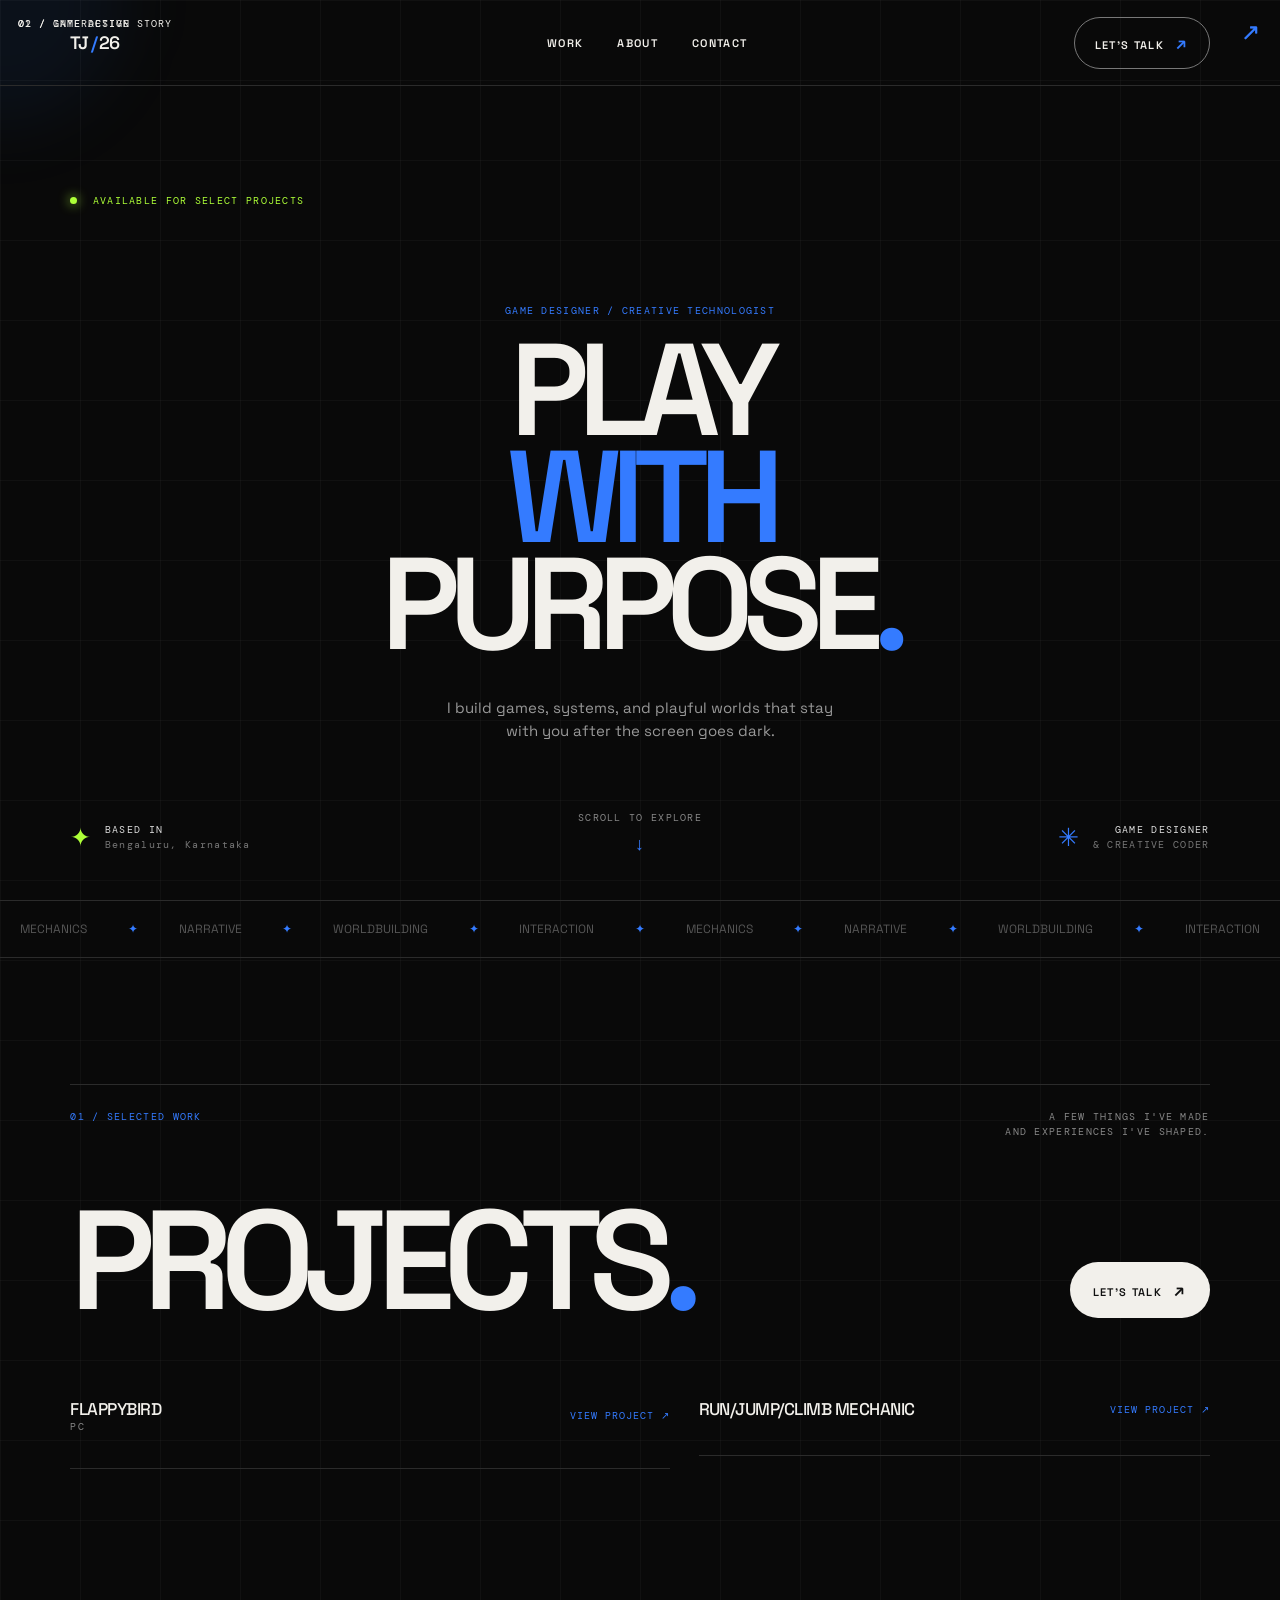
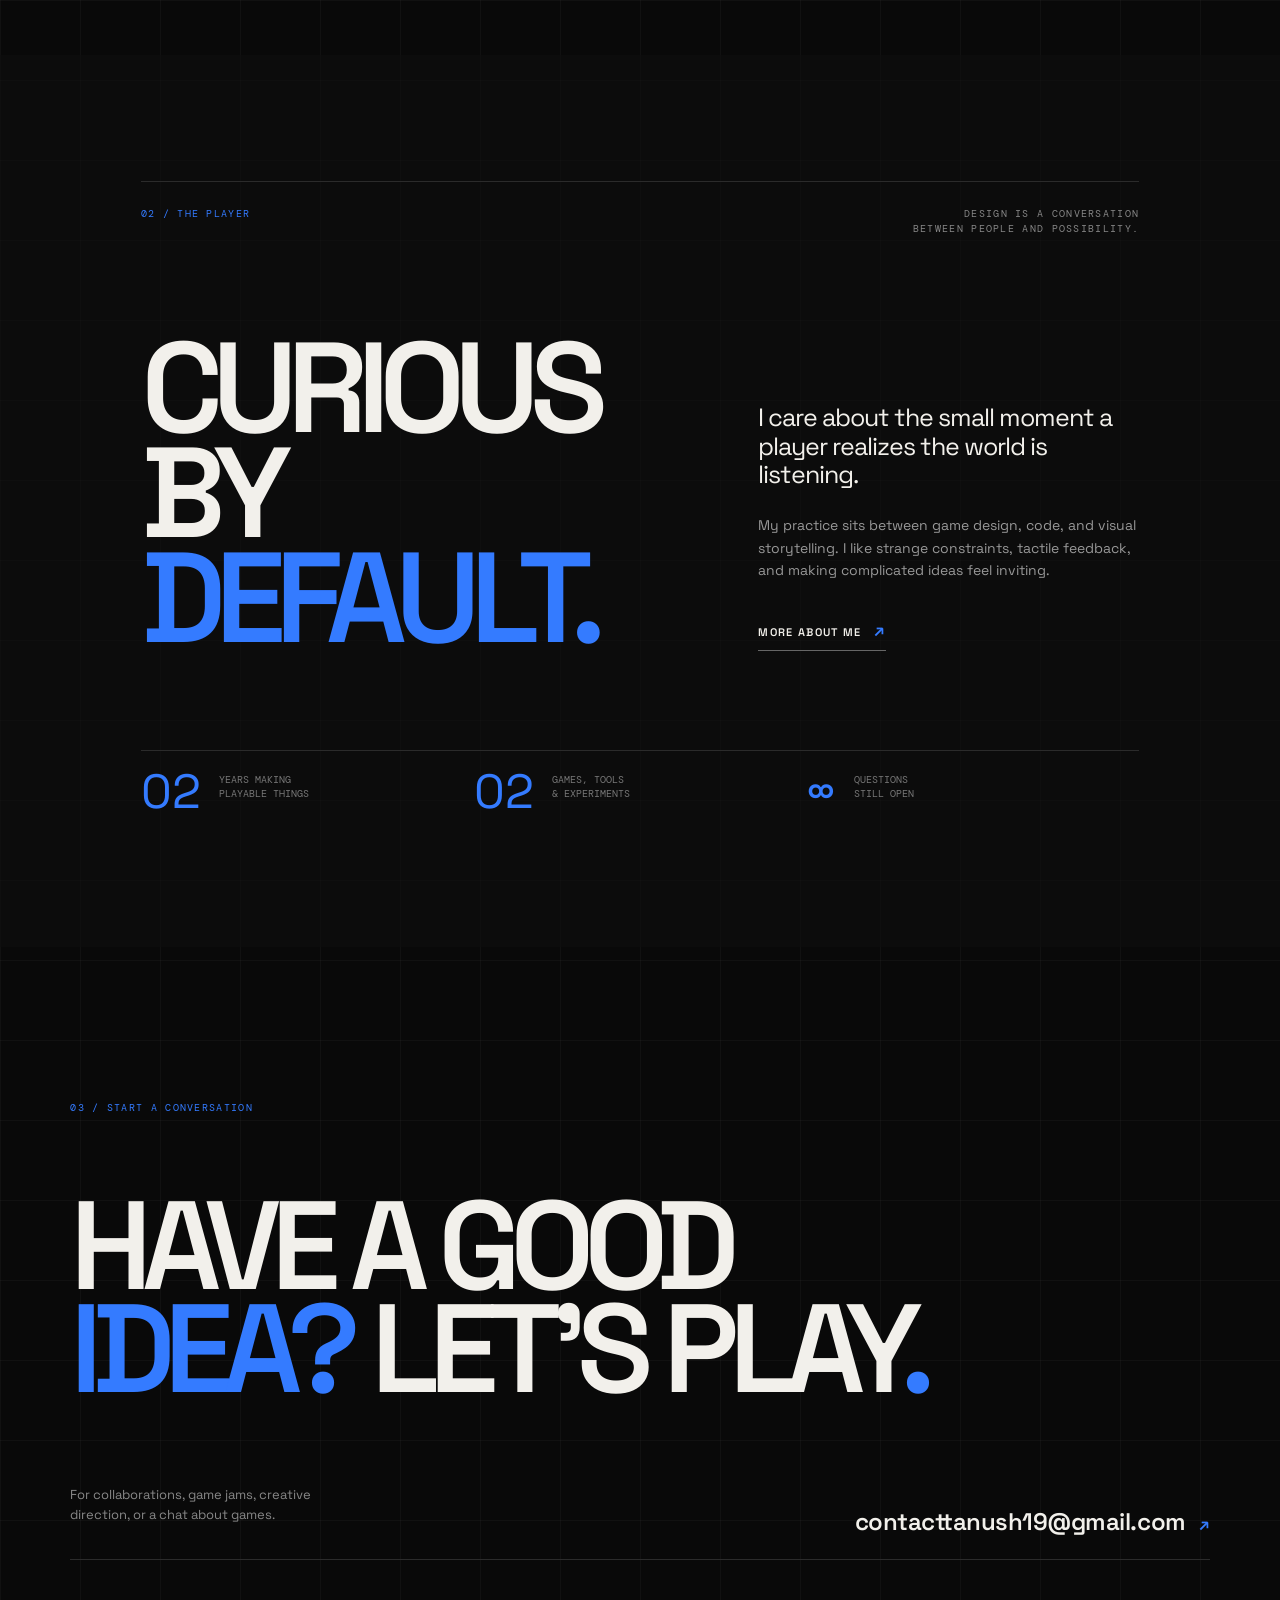
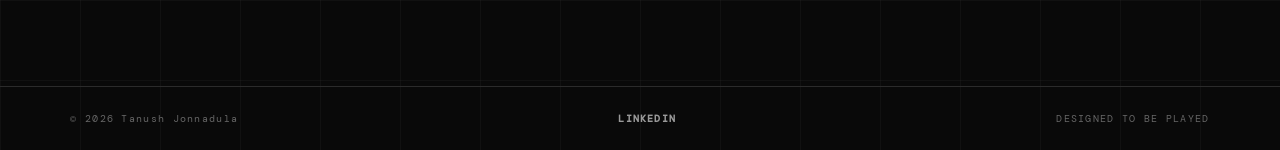
<file: index.html>
<!doctype html>
<html lang="en">
  <head>
    <meta charset="UTF-8" />
    <meta name="viewport" content="width=device-width, initial-scale=1.0" />
    <meta name="theme-color" content="#0a0a0a" />
    <meta
      name="description"
      content="Tanush Jonnadula is a game designer and creative technologist building playful worlds, systems, and stories."
    />
    <title>Tanush Jonnadula — Game Designer</title>
    <link rel="preconnect" href="https://fonts.googleapis.com" />
    <link rel="preconnect" href="https://fonts.gstatic.com" crossorigin />
    <link
      href="https://fonts.googleapis.com/css2?family=DM+Mono:wght@400;500&family=Space+Grotesk:wght@400;500;600;700&display=swap"
      rel="stylesheet"
    />
    <link rel="stylesheet" href="styles.css" />
  </head>
  <body>
    <div class="cursor-glow" aria-hidden="true"></div>
    <header class="site-header">
      <a class="wordmark" href="#top" aria-label="Back to top">TJ<span>/</span>26</a>
      <nav class="main-nav" aria-label="Main navigation">
        <a href="#work">WORK</a>
        <a href="#about">ABOUT</a>
        <a href="#contact">CONTACT</a>
      </nav>
      <a class="header-cta" href="mailto:contacttanush19@gmail.com">LET'S TALK <span>↗</span></a>
    </header>

    <main id="top">
      <section class="hero section-shell">
        <div class="hero-kicker"><span class="status-dot"></span> AVAILABLE FOR SELECT PROJECTS</div>
        <div class="hero-copy">
          <p class="eyebrow">GAME DESIGNER / CREATIVE TECHNOLOGIST</p>
          <h1>PLAY<br /><em>WITH</em><br />PURPOSE<span class="blue-dot">.</span></h1>
          <p class="hero-intro">
            I build games, systems, and playful worlds that stay with you after the screen goes dark.
          </p>
        </div>
        <div class="hero-footer">
          <div class="location"><span class="pin">✦</span><span>BASED IN<br /><strong>Bengaluru, Karnataka</strong></span></div>
          <div class="scroll-prompt">SCROLL TO EXPLORE <span class="arrow">↓</span></div>
          <div class="discipline"><span class="badge">✳</span><span>GAME DESIGNER<br /><strong>& CREATIVE CODER</strong></span></div>
        </div>
      </section>

      <section class="marquee" aria-label="Specialties">
        <div class="marquee-track">
          <span>MECHANICS</span><b>✦</b><span>NARRATIVE</span><b>✦</b><span>WORLDBUILDING</span><b>✦</b><span>INTERACTION</span><b>✦</b>
          <span>MECHANICS</span><b>✦</b><span>NARRATIVE</span><b>✦</b><span>WORLDBUILDING</span><b>✦</b><span>INTERACTION</span>
        </div>
      </section>

      <section class="work section-shell" id="work">
        <div class="section-topline">
          <p class="section-index">01 / SELECTED WORK</p>
          <p class="section-note">A FEW THINGS I'VE MADE<br />AND EXPERIENCES I'VE SHAPED.</p>
        </div>
        <div class="work-heading">
          <h2>PROJECTS<span class="blue-dot">.</span></h2>
          <a class="pill-link" href="#contact">LET'S TALK <span>↗</span></a>
        </div>
        <div class="project-grid">
          <a class="project-card project-card-large" href="flappybird.html">
            <div class=""><span class="project-tag">01 / GAME DESIGN</span><span class="project-arrow">↗</span></div>
            <div class="project-meta"><div><h3>FLAPPYBIRD</h3><p>PC</p></div><span class="project-view">VIEW PROJECT ↗</span></div>
          </a>
          <a class="project-card" href="Climb Mechanic.html">
            <div class=""><span class="project-tag">02 / INTERACTIVE STORY</span><span class="project-arrow">↗</span></div>
            <div class="project-meta"><div><h3>RUN/JUMP/CLIMB MECHANIC</h3><p></p></div><span class="project-view">VIEW PROJECT ↗</span></div>
          </a>
        </div>
      </section>

      <section class="about section-shell" id="about">
        <div class="section-topline"><p class="section-index">02 / THE PLAYER</p><p class="section-note">DESIGN IS A CONVERSATION<br />BETWEEN PEOPLE AND POSSIBILITY.</p></div>
        <div class="about-layout">
          <h2>CURIOUS<br />BY <em>DEFAULT.</em></h2>
          <div class="about-copy">
            <p class="large-copy">I care about the small moment a player realizes the world is listening.</p>
            <p>My practice sits between game design, code, and visual storytelling. I like strange constraints, tactile feedback, and making complicated ideas feel inviting.</p>
            <a class="text-link" href="https://www.linkedin.com/in/tanush-j-b6046030b/?isSelfProfile=trueff">MORE ABOUT ME <span>↗</span></a>
          </div>
        </div>
        <div class="stats">
          <div><strong>02</strong><span>YEARS MAKING<br />PLAYABLE THINGS</span></div>
          <div><strong>02</strong><span>GAMES, TOOLS<br />& EXPERIMENTS</span></div>
          <div><strong>∞</strong><span>QUESTIONS<br />STILL OPEN</span></div>
        </div>
      </section>

      <section class="contact section-shell" id="contact">
        <p class="section-index">03 / START A CONVERSATION</p>
        <h2>HAVE A GOOD<br /><em>IDEA?</em> LET'S PLAY<span class="blue-dot">.</span></h2>
        <div class="contact-bottom">
          <p>For collaborations, game jams, creative direction, or a chat about games.</p>
          <a class="contact-email" href="mailto:contacttanush19@gmail.com.games">contacttanush19@gmail.com <span>↗</span></a>
        </div>
      </section>
    </main>

    <footer class="site-footer">
      <span>© 2026 Tanush Jonnadula</span>
      <div><a href="https://www.linkedin.com/in/tanush-j-b6046030b/?isSelfProfile=trueff" target="_blank" rel="noreferrer">LINKEDIN</a></div>
      <span>DESIGNED TO BE PLAYED</span>
    </footer>
    <script src="script.js"></script>
  </body>
</html>
</file>
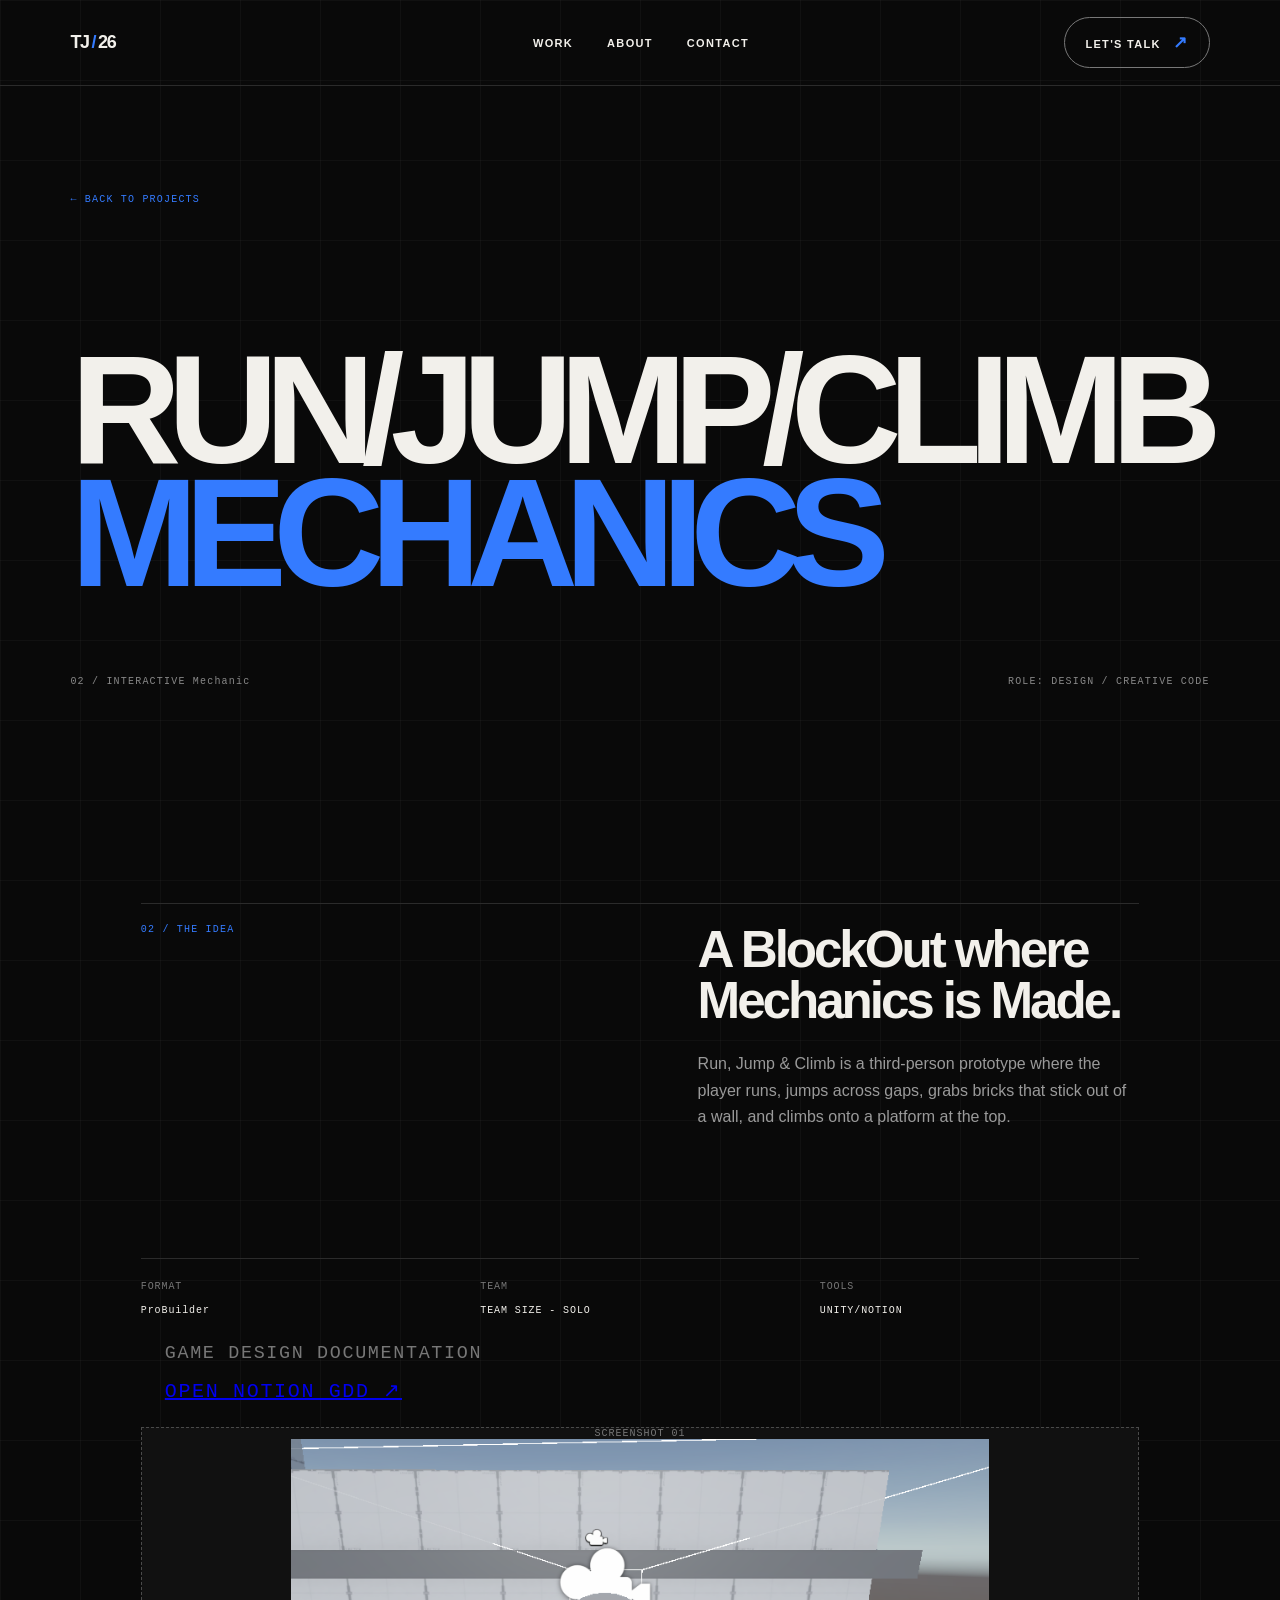
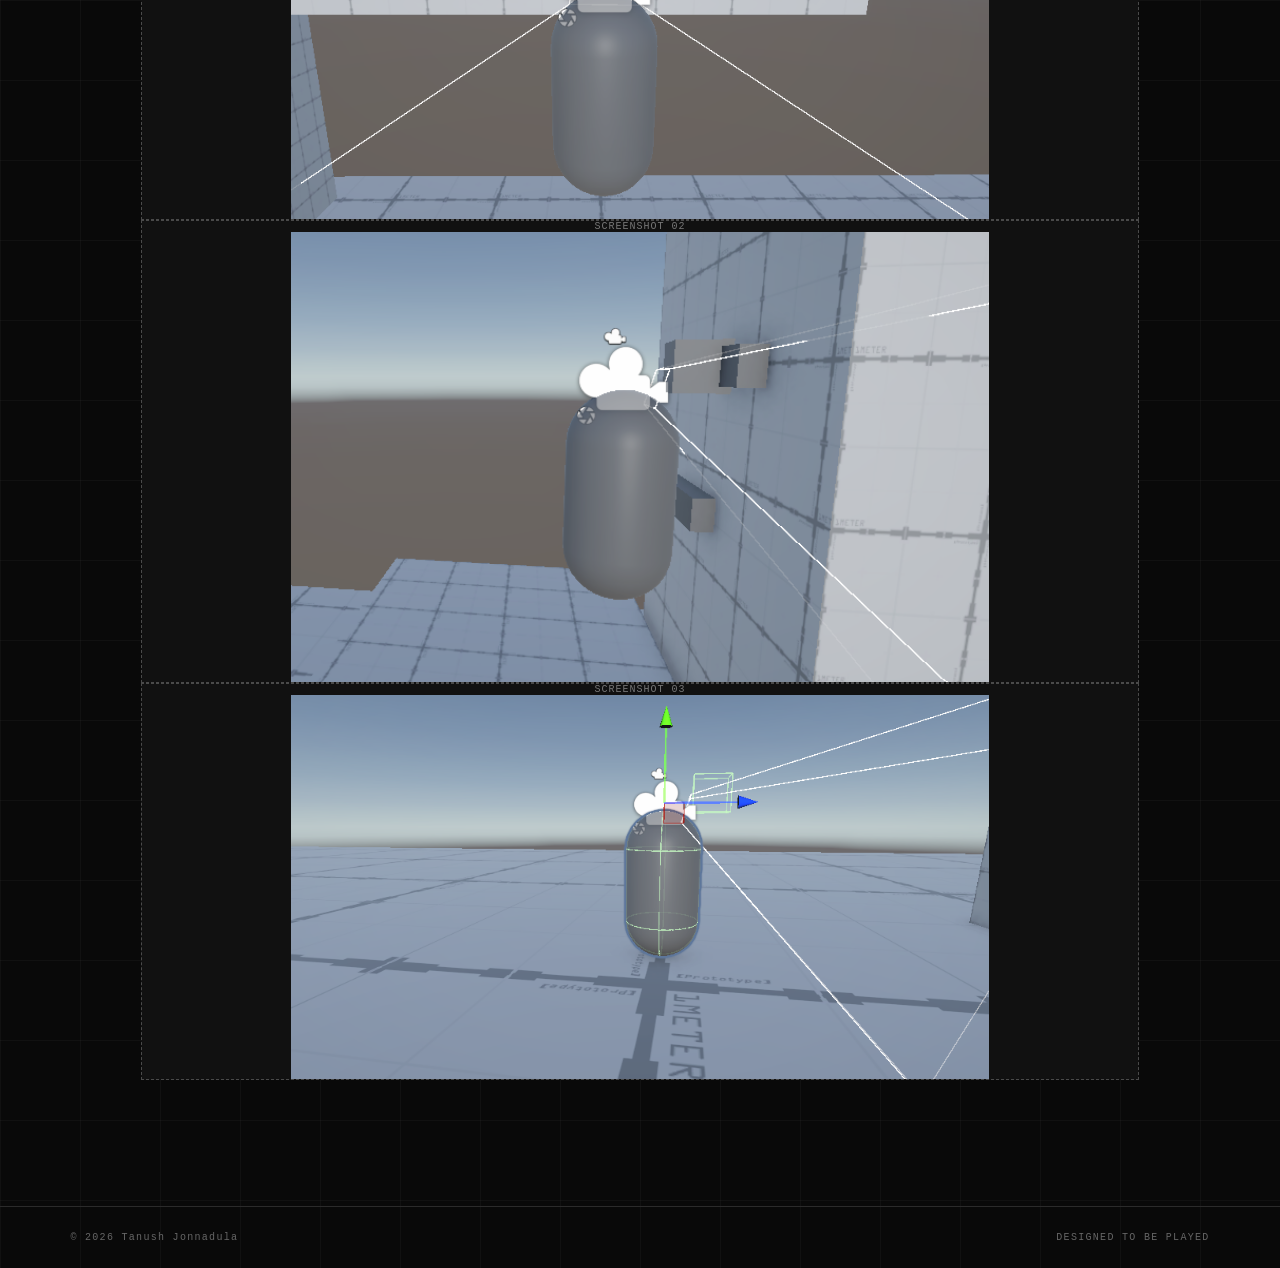
<file: Climb Mechanic.html>
<!doctype html>
<html lang="en">
  <head>
    <meta charset="UTF-8" />
    <meta name="viewport" content="width=device-width, initial-scale=1.0" />
    <title>Run/Jump/Climb Mechanic</title>
    <link rel="stylesheet" href="styles.css" />
    <link rel="stylesheet" href="project-pages.css" />
  </head>
  <body class="project-page">
    <header class="site-header">
      <a class="wordmark" href="index.html">TJ<span>/</span>26</a>
      <nav class="main-nav" aria-label="Main navigation"><a href="index.html#work">WORK</a><a href="index.html#about">ABOUT</a><a href="index.html#contact">CONTACT</a></nav>
      <a class="header-cta" href="mailto:contcttanush19@gmail.com">LET'S TALK <span>↗</span></a>
    </header>
    <main>
      <section class="project-hero">
        <a class="back-link" href="index.html#work">← BACK TO PROJECTS</a>
        <h1>RUN/JUMP/CLIMB<br /><em>MECHANICS</em></h1>
        <div class="project-hero-meta"><span>02 / INTERACTIVE Mechanic</span><span>ROLE: DESIGN / CREATIVE CODE</span></div>
      </section>
      <section class="project-content">
        <div class="project-intro"><span class="project-index">02 / THE IDEA</span><div class="project-description"><h2>A BlockOut where Mechanics is Made.</h2><p> Run, Jump & Climb is a third-person prototype where the player runs, jumps across gaps, grabs bricks that stick out of a wall, and climbs onto a platform at the top.</p><p> </p></div></div>
        <div class="project-details"><div class="project-detail">FORMAT<strong>ProBuilder</strong></div><div class="project-detail">TEAM<strong>TEAM SIZE - SOLO</strong></div><div class="project-detail">TOOLS<strong>UNITY/NOTION</strong></div></div>
        
        <!-- Made GDD and Notion link slightly bigger -->
        <div class="project-detail gdd-highlight" style="font-size: 1.15rem; padding: 1.2rem 1.5rem;">
          GAME DESIGN DOCUMENTATION
          <strong style="font-size: 1.25rem;">
            <a href="https://app.notion.com/p/FlappyBird-Design-Docs-3f7257506c2080a8b029d04822fb5b59?source=copy_link" target="_blank" rel="noopener noreferrer">OPEN NOTION GDD ↗</a>
          </strong>
        </div>

        <!-- Made screenshots smaller -->
        <div class="gallery-slot">SCREENSHOT 01<br><img src="photos/mech1 (1).png" style="max-width: 70%; height: auto;" /></div>
        <div class="gallery-slot">SCREENSHOT 02<br><img src="photos/mech1 (2).png" style="max-width: 70%; height: auto;" /></div>
        <div class="gallery-slot">SCREENSHOT 03<br><img src="photos/mech1 (3).png" style="max-width: 70%; height: auto;" /></div>
      </section>
    </main>
    <footer class="site-footer"><span>© 2026 Tanush Jonnadula</span><span>DESIGNED TO BE PLAYED</span></footer>
  </body>
</html>
</file>
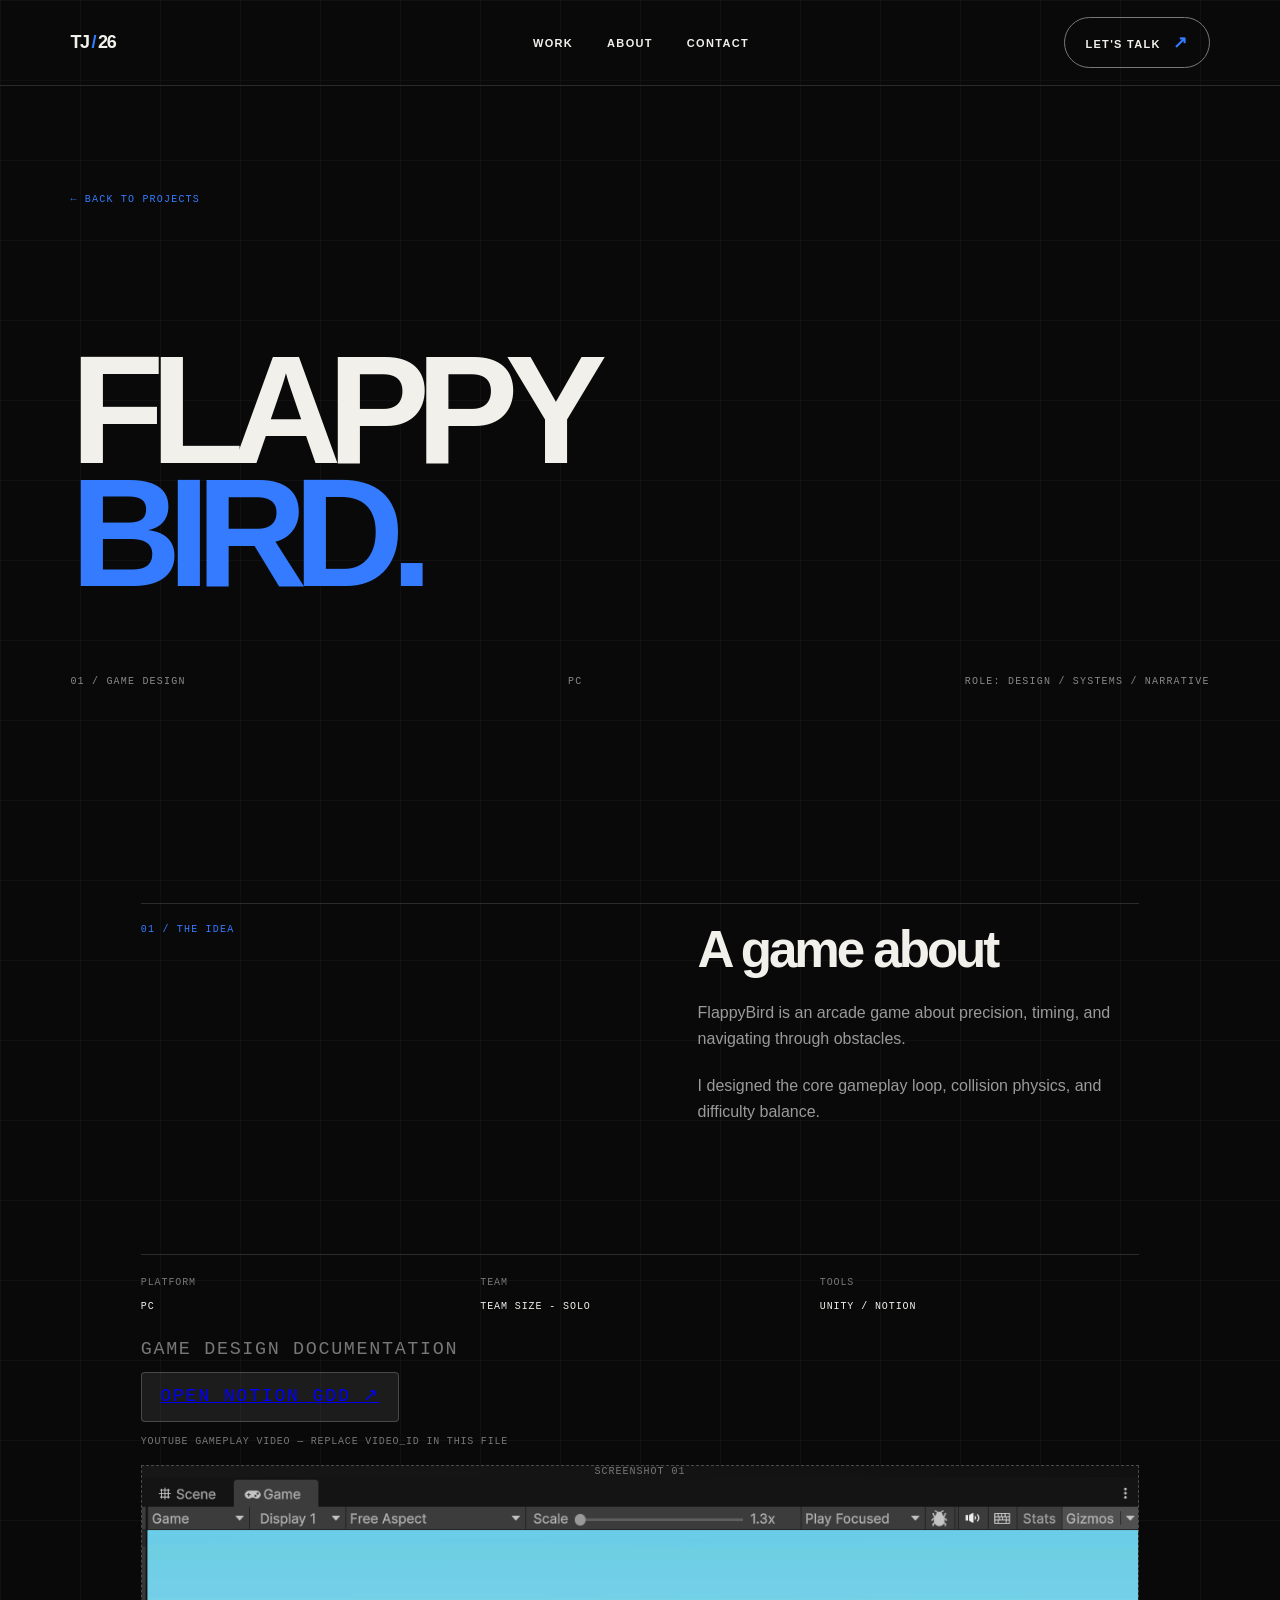
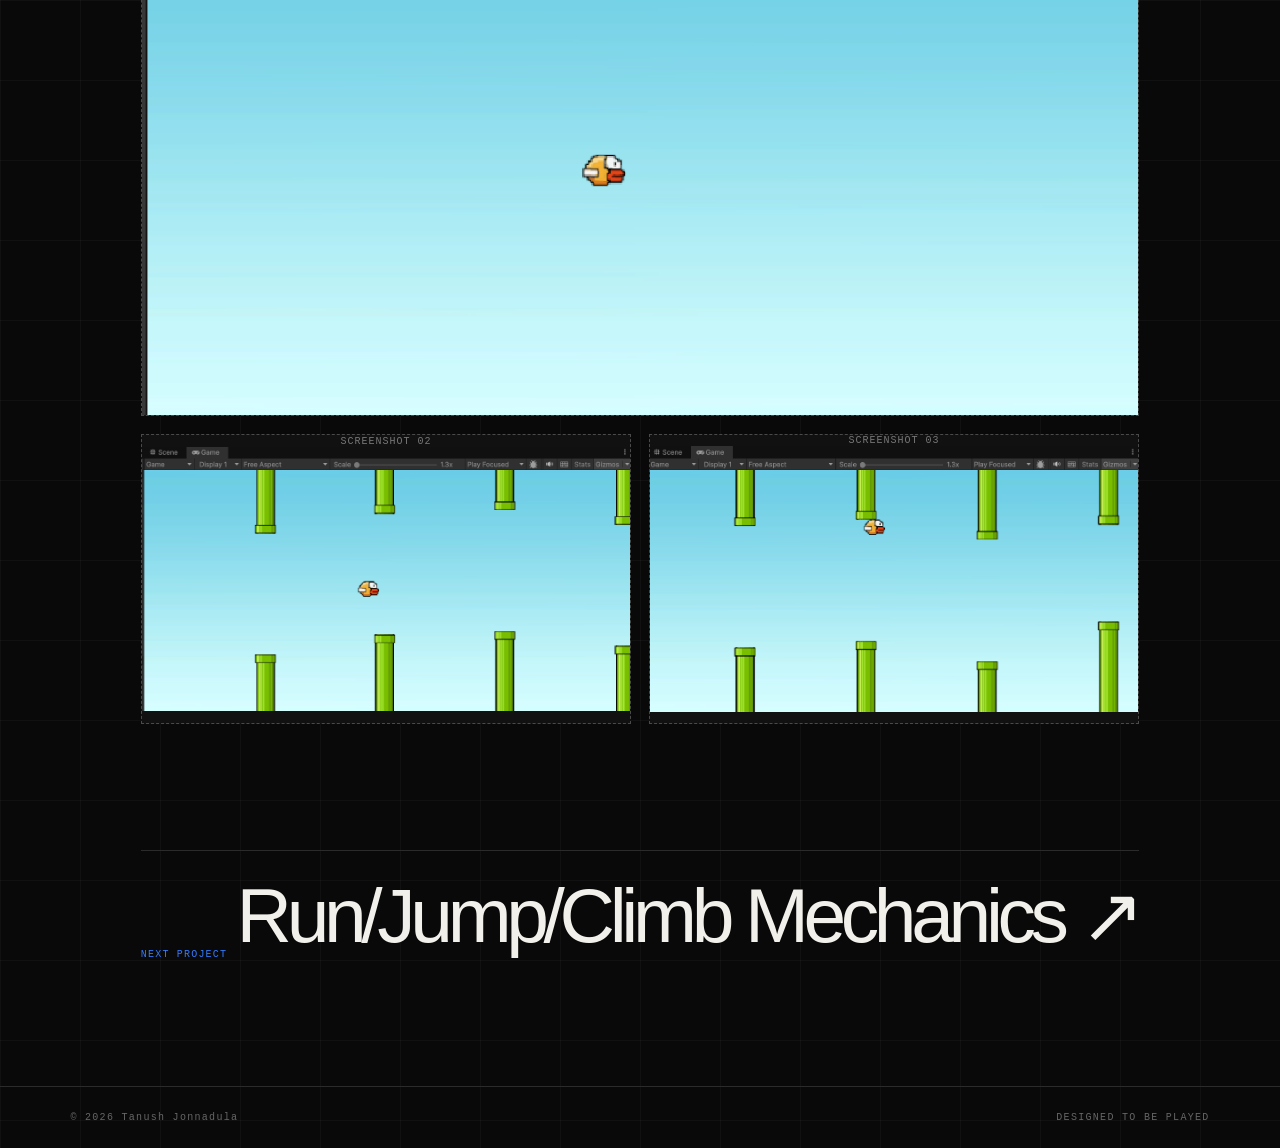
<file: flappybird.html>
<!doctype html>
<html lang="en">
  <head>
    <meta charset="UTF-8" />
    <meta name="viewport" content="width=device-width, initial-scale=1.0" />
    <title>FlappyBird </title>
    <link rel="stylesheet" href="styles.css" />
    <link rel="stylesheet" href="project-pages.css" />
    <style>
      /* Custom style to make the Notion GDD link larger and more prominent */
      .project-detail.gdd-highlight {
        font-size: 1.15rem;
        grid-column: 1 / -1; /* Makes it span across the full width of the details grid */
      }
      .project-detail.gdd-highlight a {
        display: inline-block;
        padding: 0.5em 1em;
        background: rgba(255, 255, 255, 0.08);
        border: 1px solid rgba(255, 255, 255, 0.2);
        border-radius: 4px;
        transition: all 0.2s ease;
      }
      .project-detail.gdd-highlight a:hover {
        background: rgba(255, 255, 255, 0.15);
        border-color: rgba(255, 255, 255, 0.4);
      }
    </style>
  </head>
  <body class="project-page">
    <header class="site-header">
      <a class="wordmark" href="index.html">TJ<span>/</span>26</a>
      <nav class="main-nav" aria-label="Main navigation"><a href="index.html#work">WORK</a><a href="index.html#about">ABOUT</a><a href="index.html#contact">CONTACT</a></nav>
      <a class="header-cta" href="mailto:contacttanush19@gmail.com.games">LET'S TALK <span>↗</span></a>
    </header>
    <main>
      <section class="project-hero">
        <a class="back-link" href="index.html#work">← BACK TO PROJECTS</a>
        <h1>FLAPPY<br /><em>BIRD.</em></h1>
        <div class="project-hero-meta"><span>01 / GAME DESIGN</span><span>PC</span><span>ROLE: DESIGN / SYSTEMS / NARRATIVE</span></div>
      </section>
      <section class="project-content">
        <div class="project-intro"><span class="project-index">01 / THE IDEA</span><div class="project-description"><h2>A game about </h2><p><!-- Add your project description here. --> FlappyBird is an arcade game about precision, timing, and navigating through obstacles.</p><p><!-- Add your process, contribution, or design notes here. --> I designed the core gameplay loop, collision physics, and difficulty balance.</p></div></div>
        
        <div class="project-details">
          <div class="project-detail">PLATFORM<strong>PC</strong></div>
          <div class="project-detail">TEAM<strong>TEAM SIZE - SOLO</strong></div>
          <div class="project-detail">TOOLS<strong>UNITY / NOTION</strong></div>
          <div class="project-detail gdd-highlight">GAME DESIGN DOCUMENTATION<strong><a href="https://app.notion.com/p/FlappyBird-Design-Docs-3f7257506c2080a8b029d04822fb5b59?source=copy_link" target="_blank" rel="noopener noreferrer">OPEN NOTION GDD ↗</a></strong></div>
        </div>

        <p class="media-note">YOUTUBE GAMEPLAY VIDEO — REPLACE VIDEO_ID IN THIS FILE</p><div class="project-gallery">
          <div class="gallery-slot">SCREENSHOT 01<img src="photos/flappybird1.png" alt="flappybird gameplay screenshot" /></div>
          <div class="gallery-slot">SCREENSHOT 02<img src="photos/flappybird2.png" alt="flappybird gameplay screenshot" /><br /></div>
        <div class="gallery-slot">SCREENSHOT 03<img src="photos/flappybird3.png" alt="flappybird gameplay screenshot" /><br /></div></div></div>
        <div class="project-next"><span class="project-index">NEXT PROJECT</span><a href=" Climb Mechanic.html">Run/Jump/Climb Mechanics ↗</a></div>
      </section>
    </main>
    <footer class="site-footer"><span>© 2026 Tanush Jonnadula</span><span>DESIGNED TO BE PLAYED</span></footer>
  </body>
</html>
</file>
<file: styles.css>
:root {
  --bg: #090909;
  --paper: #f2f0eb;
  --muted: #878787;
  --line: #2b2b2b;
  --blue: #347bff;
  --green: #adff38;
}

* { box-sizing: border-box; }
html { scroll-behavior: smooth; }
body {
  margin: 0;
  background: var(--bg);
  color: var(--paper);
  font-family: "Space Grotesk", sans-serif;
  overflow-x: hidden;
  background-image: linear-gradient(rgba(255,255,255,.032) 1px, transparent 1px), linear-gradient(90deg, rgba(255,255,255,.032) 1px, transparent 1px);
  background-size: 80px 80px;
}

.cursor-glow {
  position: fixed; width: 250px; height: 250px; border-radius: 50%;
  background: rgba(52,123,255,.07); filter: blur(35px); pointer-events: none;
  transform: translate(-50%, -50%); z-index: -1;
}
.site-header {
  height: 86px; border-bottom: 1px solid var(--line); display: flex;
  align-items: center; justify-content: space-between; padding: 0 5.5vw;
  position: relative; z-index: 2;
}
.wordmark, .main-nav a, .header-cta, .pill-link, .text-link, .contact-email, .site-footer a {
  color: var(--paper); text-decoration: none; font-size: 11px; letter-spacing: .12em; font-weight: 600;
}
.wordmark { font-size: 18px; letter-spacing: -.08em; }
.wordmark span { color: var(--blue); padding: 0 3px; }
.main-nav { display: flex; gap: 34px; margin-left: 8vw; }
.main-nav a:hover, .site-footer a:hover { color: var(--blue); }
.header-cta { border: 1px solid #787878; border-radius: 30px; padding: 14px 20px; }
.header-cta span, .pill-link span, .text-link span, .contact-email span { color: var(--blue); font-size: 17px; margin-left: 8px; }
.section-shell { max-width: 1400px; margin: 0 auto; padding-left: 5.5vw; padding-right: 5.5vw; }
.hero { min-height: calc(100vh - 86px); padding-top: 12vh; padding-bottom: 44px; display: flex; flex-direction: column; justify-content: space-between; }
.hero-kicker, .eyebrow, .section-index, .section-note, .project-meta p, .location, .discipline, .scroll-prompt, .site-footer {
  font-family: "DM Mono", monospace; font-size: 10px; letter-spacing: .13em; color: var(--muted);
}
.hero-kicker { color: var(--green); }
.status-dot { display: inline-block; width: 7px; height: 7px; border-radius: 50%; background: var(--green); margin-right: 8px; box-shadow: 0 0 12px var(--green); }
.hero-copy { text-align: center; margin: 7vh 0 5vh; }
.eyebrow { color: var(--blue); margin-bottom: 20px; }
.hero h1, .work h2, .about h2, .contact h2 { font-size: clamp(60px, 10.2vw, 156px); line-height: .82; letter-spacing: -.085em; margin: 0; font-weight: 600; }
.hero h1 em, .about h2 em, .contact h2 em { font-style: normal; color: var(--blue); }
.blue-dot { color: var(--blue); }
.hero-intro { max-width: 420px; margin: 38px auto 0; color: #999; font-size: 15px; line-height: 1.55; }
.hero-footer { display: grid; grid-template-columns: 1fr 1fr 1fr; align-items: end; }
.location, .discipline { display: flex; align-items: center; gap: 12px; color: #ddd; line-height: 1.45; }
.location strong, .discipline strong { color: #777; font-weight: 400; }
.pin { color: var(--green); font-size: 25px; }
.discipline { justify-content: flex-end; text-align: right; }
.badge { color: var(--blue); font-size: 25px; }
.scroll-prompt { text-align: center; }
.arrow { display: block; color: var(--blue); font-size: 18px; margin-top: 8px; }
.marquee { overflow: hidden; border-top: 1px solid var(--line); border-bottom: 1px solid var(--line); padding: 20px 0; color: #555; font-size: 12px; white-space: nowrap; }
.marquee-track { display: flex; justify-content: space-around; min-width: 1100px; animation: slide 24s linear infinite; }
.marquee b { color: var(--blue); font-weight: 400; }
@keyframes slide { from { transform: translateX(0); } to { transform: translateX(-20%); } }
.work, .about { padding-top: 14vh; padding-bottom: 15vh; }
.section-topline { display: flex; justify-content: space-between; border-top: 1px solid var(--line); padding-top: 15px; }
.section-index { color: var(--blue); }
.section-note { text-align: right; line-height: 1.45; }
.work-heading { display: flex; align-items: end; justify-content: space-between; margin: 6vh 0 7vh; }
.work h2 { font-size: clamp(65px, 11vw, 156px); }
.pill-link { color: #111; background: var(--paper); border-radius: 30px; padding: 17px 23px; }
.pill-link span { color: #111; }
.project-grid { display: grid; grid-template-columns: 1.08fr .92fr; gap: 5vw 2.2vw; }
.project-card { color: var(--paper); text-decoration: none; }
.project-card-large { grid-row: span 2; }
.project-image { height: 31vw; max-height: 500px; min-height: 270px; border-radius: 3px; position: relative; overflow: hidden; background-size: cover; background-position: center; transition: transform .45s, filter .45s; }
.project-card-large .project-image { height: 44vw; max-height: 680px; }
.project-image:after { content: ""; position: absolute; inset: 0; background: linear-gradient(135deg, rgba(0,0,0,.1), rgba(0,0,0,.35)); }
.project-card:hover .project-image { transform: scale(.985); filter: saturate(1.25); }
.image-one { background-image: url("https://images.unsplash.com/photo-1511512578047-dfb367046420?auto=format&fit=crop&w=1400&q=85"); }
.image-two { background-image: url("https://images.unsplash.com/photo-1538481199705-c710c4e965fc?auto=format&fit=crop&w=1200&q=85"); }
.image-three { background-image: url("https://images.unsplash.com/photo-1542751371-adc38448a05e?auto=format&fit=crop&w=1200&q=85"); }
.project-tag, .project-arrow { position: absolute; z-index: 1; top: 17px; font: 10px "DM Mono", monospace; letter-spacing: .1em; }
.project-tag { left: 18px; }
.project-arrow { right: 18px; color: var(--blue); font-size: 23px; }
.project-meta { display: flex; justify-content: space-between; align-items: center; padding: 17px 0 35px; border-bottom: 1px solid var(--line); }
.project-meta h3 { font-size: 17px; letter-spacing: -.03em; margin: 0; font-weight: 500; }
.project-meta p { margin: 0; }
.project-view { color: var(--blue); font: 10px "DM Mono", monospace; letter-spacing: .1em; white-space: nowrap; }
.project-links { display: flex; gap: 8px; }
.project-links a {
  display: grid; place-items: center; width: 35px; height: 35px; border: 1px solid #555;
  border-radius: 50%; color: var(--paper); text-decoration: none; font: 14px "DM Mono", monospace;
  transition: background .25s, color .25s, border-color .25s, transform .25s;
}
.project-links a:hover { background: var(--blue); border-color: var(--blue); color: #fff; transform: translateY(-3px); }
.media-lab { padding-top: 5vh; padding-bottom: 15vh; }
.media-grid { display: grid; grid-template-columns: 1.3fr .7fr; gap: 2vw; margin-top: 7vh; }
.video-placeholder, .image-placeholder { min-height: 300px; position: relative; overflow: hidden; border: 1px solid #3b3b3b; background: #121212; }
.video-placeholder video { display: block; width: 100%; height: 100%; min-height: 300px; object-fit: cover; opacity: .5; }
.video-placeholder:after, .image-placeholder:after {
  content: ""; position: absolute; inset: 0; background: linear-gradient(140deg, rgba(52,123,255,.1), transparent 60%);
  pointer-events: none;
}
.image-placeholder { display: grid; place-items: center; background: linear-gradient(135deg, #151515 25%, #101010 25%, #101010 50%, #151515 50%, #151515 75%, #101010 75%); background-size: 28px 28px; }
.placeholder-label { position: absolute; left: 25px; bottom: 22px; z-index: 1; display: flex; flex-direction: column; gap: 7px; }
.placeholder-label span { color: var(--blue); font-size: 28px; }
.placeholder-label strong { font-size: 14px; letter-spacing: .04em; }
.placeholder-label small { color: #777; font: 9px "DM Mono", monospace; letter-spacing: .1em; }
.reviews { padding-top: 4vh; padding-bottom: 15vh; }
.reviews-heading { display: flex; justify-content: space-between; align-items: end; margin: 9vh 0 5vh; }
.reviews h2 { font-size: clamp(70px, 10vw, 145px); line-height: .82; letter-spacing: -.085em; margin: 0; font-weight: 600; }
.reviews h2 em { font-style: normal; color: var(--blue); }
.carousel-controls { display: flex; align-items: center; gap: 15px; }
.carousel-button { width: 45px; height: 45px; border: 1px solid #555; border-radius: 50%; background: transparent; color: var(--paper); cursor: pointer; font-size: 18px; transition: .25s; }
.carousel-button:hover, .carousel-button:focus-visible { background: var(--paper); color: #111; outline: none; }
.carousel-count { color: #777; font: 10px "DM Mono", monospace; }
.carousel-count b { color: var(--blue); font-weight: 400; }
.review-viewport { overflow: hidden; }
.review-track { display: flex; transition: transform .55s cubic-bezier(.22,.61,.36,1); }
.review-card { min-width: 100%; margin: 0; padding: 6vw 8vw 5vw; border: 1px solid var(--line); background: rgba(255,255,255,.025); }
.quote-mark { display: block; color: var(--blue); font-size: 60px; line-height: .4; }
.review-card p { max-width: 850px; font-size: clamp(25px, 4vw, 53px); line-height: 1.05; letter-spacing: -.055em; margin: 30px 0 55px; }
.review-card footer { font: 10px "DM Mono", monospace; letter-spacing: .13em; color: var(--paper); }
.review-card footer span { color: #777; }
.about { background: rgba(16,16,16,.62); max-width: none; padding-left: 11vw; padding-right: 11vw; }
.about-layout { display: grid; grid-template-columns: 1.15fr .85fr; gap: 8vw; margin-top: 10vh; align-items: end; }
.about h2 { font-size: clamp(65px, 10vw, 145px); }
.about-copy { max-width: 390px; }
.large-copy { font-size: 25px; line-height: 1.15; letter-spacing: -.04em; }
.about-copy > p:not(.large-copy) { color: #989898; line-height: 1.6; font-size: 14px; }
.text-link { display: inline-block; border-bottom: 1px solid #666; padding-bottom: 9px; margin-top: 24px; }
.stats { display: grid; grid-template-columns: repeat(3, 1fr); border-top: 1px solid var(--line); margin-top: 11vh; padding-top: 22px; }
.stats div { display: flex; align-items: flex-start; gap: 18px; }
.stats strong { font-size: 48px; line-height: .8; font-weight: 400; color: var(--blue); }
.stats span { font: 10px "DM Mono", monospace; color: #777; line-height: 1.4; }
.contact { padding-top: 16vh; padding-bottom: 14vh; }
.contact h2 { font-size: clamp(58px, 9.8vw, 145px); margin: 9vh 0 8vh; }
.contact-bottom { display: flex; justify-content: space-between; align-items: end; border-bottom: 1px solid var(--line); padding-bottom: 22px; }
.contact-bottom p { color: #888; max-width: 260px; line-height: 1.5; font-size: 13px; }
.contact-email { font-size: clamp(15px, 2vw, 24px); letter-spacing: -.02em; }
.site-footer { padding: 25px 5.5vw; display: flex; justify-content: space-between; border-top: 1px solid var(--line); color: #666; }
.site-footer div { display: flex; gap: 25px; }
.site-footer a { font-size: 10px; color: #999; }
.reveal { opacity: 0; transform: translateY(24px); transition: opacity .7s ease, transform .7s ease; }
.reveal.is-visible { opacity: 1; transform: none; }

@media (max-width: 700px) {
  .site-header { height: 70px; padding: 0 20px; }
  .main-nav { display: none; }
  .header-cta { padding: 11px 13px; font-size: 9px; }
  .section-shell { padding-left: 20px; padding-right: 20px; }
  .hero { min-height: calc(100vh - 70px); padding-top: 55px; }
  .hero-copy { margin: 15vh 0 12vh; }
  .hero h1 { font-size: clamp(57px, 17vw, 105px); }
  .hero-intro { font-size: 13px; margin-top: 28px; }
  .hero-footer { grid-template-columns: 1fr 1fr; gap: 30px; }
  .scroll-prompt { display: none; }
  .discipline { justify-content: flex-start; text-align: left; }
  .work, .about { padding-top: 90px; padding-bottom: 95px; }
  .section-note { max-width: 145px; }
  .work-heading { margin: 45px 0 38px; align-items: center; }
  .work h2 { font-size: 18vw; }
  .pill-link { font-size: 9px; padding: 13px 16px; }
  .project-grid { display: block; }
  .project-image, .project-card-large .project-image { height: 66vw; min-height: 220px; }
  .project-meta { padding-bottom: 26px; }
  .project-meta h3 { font-size: 14px; }
  .project-meta p { font-size: 8px; }
  .project-view { font-size: 8px; }
  .project-links a { width: 30px; height: 30px; font-size: 12px; }
  .media-lab, .reviews { padding-top: 20px; padding-bottom: 95px; }
  .media-grid { display: block; margin-top: 50px; }
  .video-placeholder, .image-placeholder, .video-placeholder video { min-height: 220px; }
  .image-placeholder { height: 260px; margin-top: 15px; }
  .reviews-heading { margin: 60px 0 35px; }
  .reviews h2 { font-size: 18vw; }
  .carousel-controls { gap: 7px; }
  .carousel-button { width: 35px; height: 35px; }
  .review-card { padding: 45px 25px 35px; }
  .review-card p { font-size: 28px; margin: 25px 0 45px; }
  .about { padding-left: 20px; padding-right: 20px; }
  .about-layout { display: block; margin-top: 65px; }
  .about h2 { font-size: 18vw; }
  .about-copy { margin-top: 55px; }
  .stats { margin-top: 70px; }
  .stats div { display: block; }
  .stats strong { display: block; margin-bottom: 13px; font-size: 37px; }
  .stats span { font-size: 8px; }
  .contact { padding-top: 100px; padding-bottom: 90px; }
  .contact h2 { font-size: 16vw; margin: 60px 0; }
  .contact-bottom { display: block; }
  .contact-email { display: inline-block; margin-top: 25px; font-size: 14px; }
  .site-footer { padding: 22px 20px; display: block; text-align: center; line-height: 2; }
  .site-footer div { justify-content: center; }
  .site-footer > span:last-child { display: none; }
}
</file>
<file: project-pages.css>
.project-page main { max-width: 1400px; margin: 0 auto; }
.project-hero { padding: 12vh 5.5vw 10vh; min-height: 68vh; display: flex; flex-direction: column; justify-content: space-between; }
.back-link { color: var(--blue); text-decoration: none; font: 10px "DM Mono", monospace; letter-spacing: .12em; }
.project-hero h1 { max-width: 1050px; font-size: clamp(62px, 12vw, 170px); line-height: .8; letter-spacing: -.09em; margin: 16vh 0 0; }
.project-hero h1 em { color: var(--blue); font-style: normal; }
.project-hero-meta { display: flex; justify-content: space-between; gap: 30px; margin-top: 9vh; color: #888; font: 10px "DM Mono", monospace; letter-spacing: .12em; }
.project-hero-meta strong { color: var(--paper); font-weight: 400; }
.project-feature { margin: 0 5.5vw; height: 58vw; max-height: 760px; min-height: 350px; border: 1px solid var(--line); background-size: cover; background-position: center; position: relative; overflow: hidden; }
.project-feature:after { content: ""; position: absolute; inset: 0; background: linear-gradient(145deg, rgba(0,0,0,.05), rgba(0,0,0,.6)); }
.feature-flappybird { background-image: url("https://images.unsplash.com/photo-1511512578047-dfb367046420?auto=format&fit=crop&w=1800&q=90"); }
.feature-orbital { background-image: url("https://images.unsplash.com/photo-1538481199705-c710c4e965fc?auto=format&fit=crop&w=1800&q=90"); }
.feature-label { position: absolute; z-index: 1; bottom: 25px; left: 25px; color: var(--paper); font: 10px "DM Mono", monospace; letter-spacing: .12em; }
.project-content { padding: 14vh 11vw; }
.project-intro { display: grid; grid-template-columns: 1fr 1fr; gap: 9vw; border-top: 1px solid var(--line); padding-top: 20px; }
.project-index { color: var(--blue); font: 10px "DM Mono", monospace; letter-spacing: .12em; }
.project-description { max-width: 560px; }
.project-description h2 { font-size: clamp(30px, 4vw, 54px); line-height: 1; letter-spacing: -.06em; margin: 0 0 25px; }
.project-description p { color: #9a9a9a; font-size: 16px; line-height: 1.65; margin: 0 0 20px; }
.project-details { display: grid; grid-template-columns: repeat(3, 1fr); gap: 20px; margin-top: 12vh; border-top: 1px solid var(--line); padding-top: 20px; }
.project-detail { color: #777; font: 10px "DM Mono", monospace; line-height: 1.6; letter-spacing: .09em; }
.project-detail strong { display: block; color: var(--paper); font-weight: 400; margin-top: 8px; }
.project-media { margin-top: 14vh; }
.project-media h2 { font-size: clamp(45px, 8vw, 105px); line-height: .85; letter-spacing: -.08em; margin: 0 0 6vh; }
.project-video { aspect-ratio: 16 / 9; background: #131313; border: 1px solid #3b3b3b; }
.project-video iframe { width: 100%; height: 100%; border: 0; }
.media-note { color: #777; font: 10px "DM Mono", monospace; letter-spacing: .08em; margin-top: 14px; }
.project-gallery { display: grid; grid-template-columns: 1fr 1fr; gap: 18px; margin-top: 18px; }
.gallery-slot { min-height: 260px; border: 1px dashed #4a4a4a; display: grid; place-items: center; color: #777; font: 10px "DM Mono", monospace; letter-spacing: .1em; text-align: center; background: #111; }
.gallery-slot:first-child { min-height: 400px; grid-column: span 2; background: linear-gradient(135deg, #171717, #0d0d0d); }
.gallery-slot img { width: 100%; height: 100%; min-height: 260px; display: block; object-fit: cover; }
.project-next { display: flex; justify-content: space-between; align-items: end; border-top: 1px solid var(--line); margin-top: 14vh; padding-top: 20px; }
.project-next a { color: var(--paper); text-decoration: none; font-size: clamp(32px, 6vw, 80px); letter-spacing: -.07em; }
.project-next a:hover { color: var(--blue); }
@media (max-width: 700px) {
  .project-hero { padding: 70px 20px 55px; min-height: 68vh; }
  .project-hero h1 { font-size: 19vw; margin-top: 18vh; }
  .project-hero-meta { display: grid; grid-template-columns: 1fr 1fr; margin-top: 60px; }
  .project-feature { margin: 0 20px; height: 70vw; min-height: 240px; }
  .project-content { padding: 90px 20px; }
  .project-intro { display: block; }
  .project-description { margin-top: 45px; }
  .project-description p { font-size: 14px; }
  .project-details { margin-top: 75px; }
  .project-detail { font-size: 8px; }
  .project-media { margin-top: 90px; }
  .project-media h2 { font-size: 18vw; }
  .project-gallery { grid-template-columns: 1fr; }
  .gallery-slot, .gallery-slot:first-child { grid-column: auto; min-height: 220px; }
}
</file>
